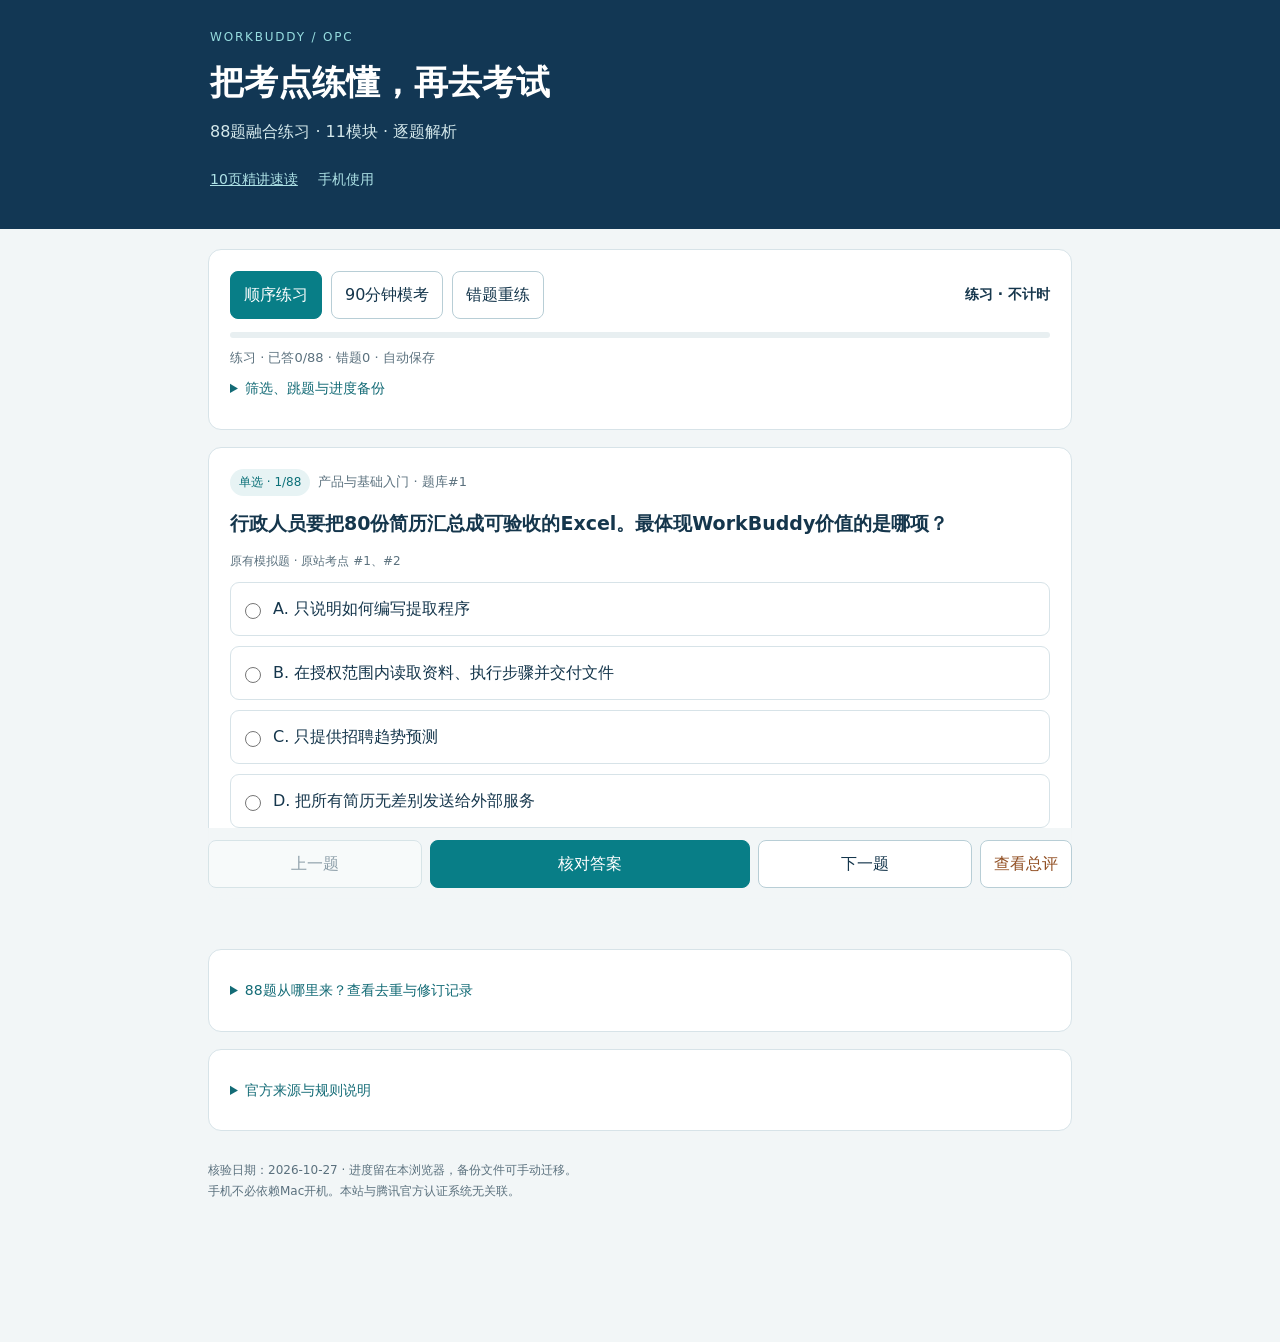
<file: index.html>
<!doctype html>
<html lang="zh-CN"><head><meta charset="utf-8"><meta name="viewport" content="width=device-width,initial-scale=1,viewport-fit=cover"><meta name="theme-color" content="#123754"><meta name="apple-mobile-web-app-capable" content="yes"><meta name="apple-mobile-web-app-title" content="OPC备考"><meta name="description" content="WorkBuddy OPC从业者认证个人备考，88道去重核验练习题与40单选20多选模拟考试。"><link rel="manifest" href="./manifest.webmanifest"><link rel="apple-touch-icon" href="./icon-192.png"><link rel="icon" href="./icon.svg" type="image/svg+xml"><link rel="stylesheet" href="./style.css"><title>WorkBuddy OPC｜手机备考</title></head>
<body><header><div class="brand">WORKBUDDY / OPC</div><h1>把考点练懂，再去考试</h1><p>88题融合练习 · 11模块 · 逐题解析</p><div class="headlinks"><a href="./guide.html">10页精讲速读</a><button id="phoneHelp">手机使用</button></div></header>
<main><section id="loadState" class="panel" role="status">正在加载题库…</section>
<section id="phonePanel" class="panel hidden"><h2>在手机上使用</h2><ol><li>用手机Safari或Chrome打开当前链接。本站不需要ChatGPT或GitHub账号登录。</li><li>iPhone：Safari的共享菜单 → 添加到主屏幕；Android可在浏览器菜单中添加桌面快捷方式。</li><li>答题自动保存在当前浏览器。换设备时先在“更多”里备份进度，在另一设备导入；不会自动跨设备同步。</li></ol><p>首次完整加载需要网络；缓存完成后可离线复习，系统清理浏览器数据会清除离线缓存。请勿在无痕模式下依赖长期保存。</p><button id="closePhone">知道了</button></section>
<div id="app" class="hidden"><section class="panel controls"><div class="row"><button id="practice" class="primary">顺序练习</button><button id="exam">90分钟模考</button><button id="wrong">错题重练</button><span id="time" class="clock">练习 · 不计时</span></div><div class="progress"><span id="bar"></span></div><div id="status" class="note" role="status" aria-live="polite"></div>
<details id="more"><summary>筛选、跳题与进度备份</summary><div class="filters"><label>模块<select id="module"><option value="0">全部11模块</option></select></label><label>题型<select id="type"><option value="">全部</option><option>单选</option><option>多选</option></select></label><label>题目来源<select id="origin"><option value="">全部</option><option value="merged">融合补充28题</option><option value="original">原有60题</option></select></label></div><div id="numbers" aria-label="跳转题目"></div><div class="row smallactions"><button id="backup">备份进度</button><button id="restore">导入进度</button><button id="export">导出错题</button><button id="reset" class="danger">清空记录</button><input type="file" id="importFile" accept=".json,application/json" hidden></div></details></section>
<section id="result" class="panel hidden" aria-live="polite"></section><section id="question"></section><nav class="bottomnav" aria-label="答题操作"><button id="prev">上一题</button><button id="check" class="primary">核对答案</button><button id="next">下一题</button><button id="submit" class="submit">交卷</button></nav>
<section class="panel provenance"><details><summary>88题从哪里来？查看去重与修订记录</summary><p id="mergeSummary"></p><p>第三方66题用于考点对照；未整段复制原题。新增题干、选项与解释均独立重写，以官方资料核验。25题归并到已有考点，28题补充或纠偏后重写，13题暂不纳入。全部练习均非腾讯官方样题或真题。</p><p>暂不纳入的题目主要涉及未核实数字、过时界面枚举或尚缺官方依据的断言，不会混入模考。<a href="https://wenbita.cn/workbuddy-opc-course#s14" target="_blank" rel="noopener">查看原站66题</a></p><div id="audit"></div></details></section>
<section class="panel"><details><summary>官方来源与规则说明</summary><p>正式考试：40单选＋20多选，90分钟，70/100通过；多选错选、漏选不得分。本站每次从核验题库中抽取40单选和20多选，显示正确题数及正确率，不推算官方单题分值或承诺通过率。当前补充题含少量版本细节与扩展知识，已标记。</p><div id="sources"></div></details></section>
<footer>核验日期：2026-10-27 · 进度留在本浏览器，备份文件可手动迁移。<br>手机不必依赖Mac开机。本站与腾讯官方认证系统无关联。</footer></div></main><script src="./app.js" defer></script><script>if('serviceWorker' in navigator){window.addEventListener('load',()=>navigator.serviceWorker.register('./sw.js').catch(()=>{}))}</script></body></html>
</file>
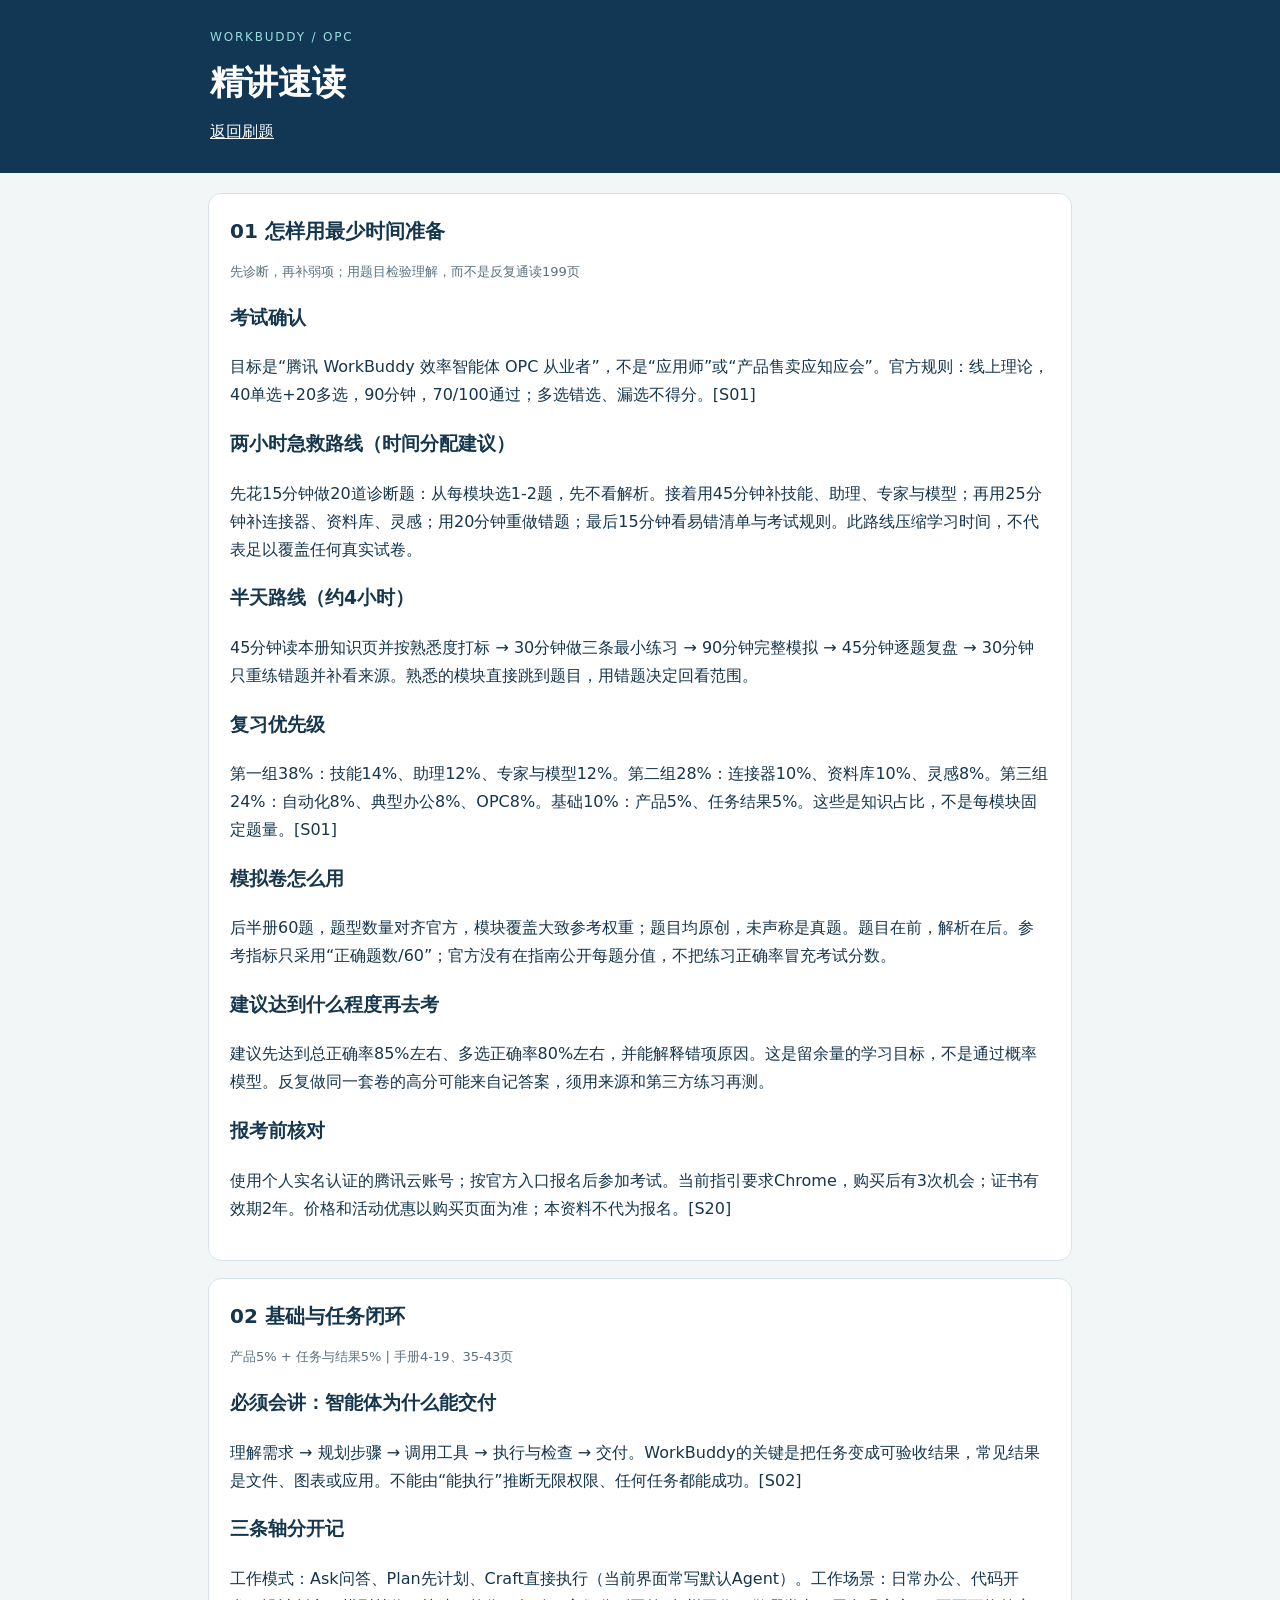
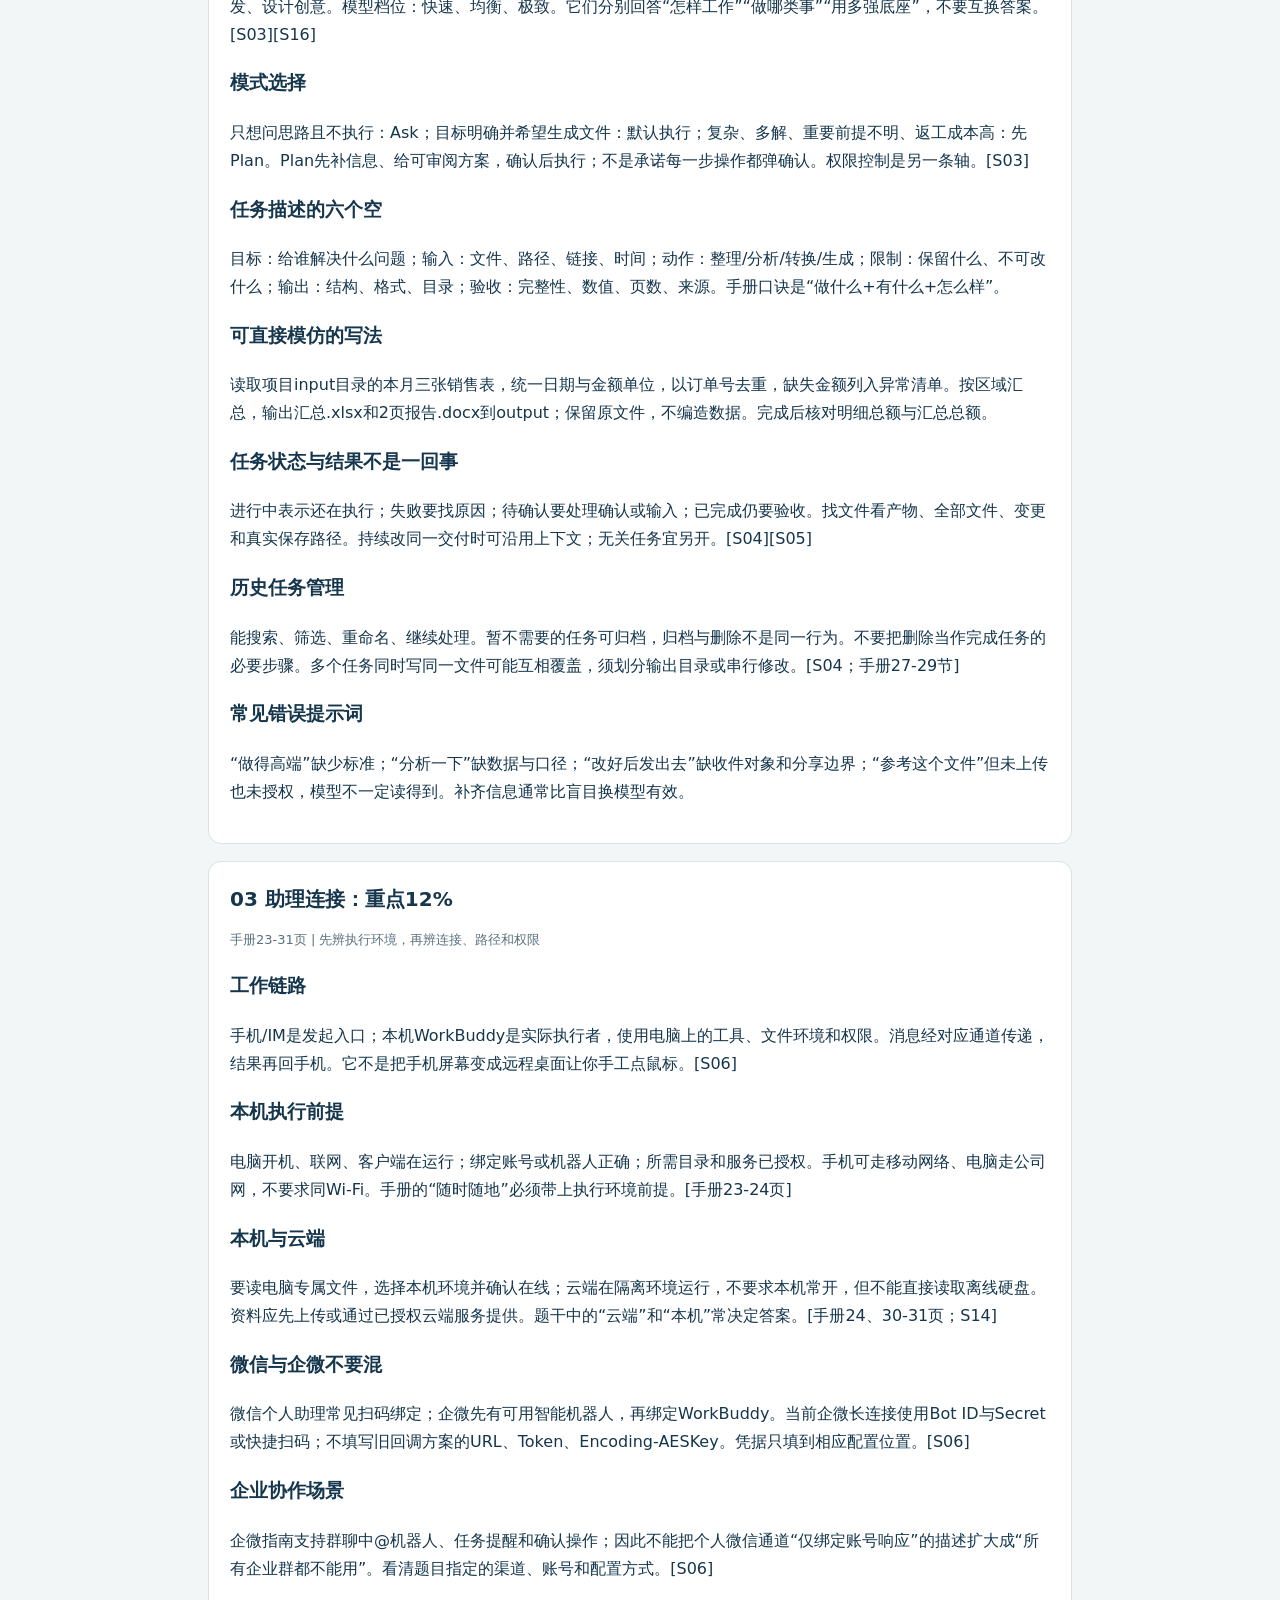
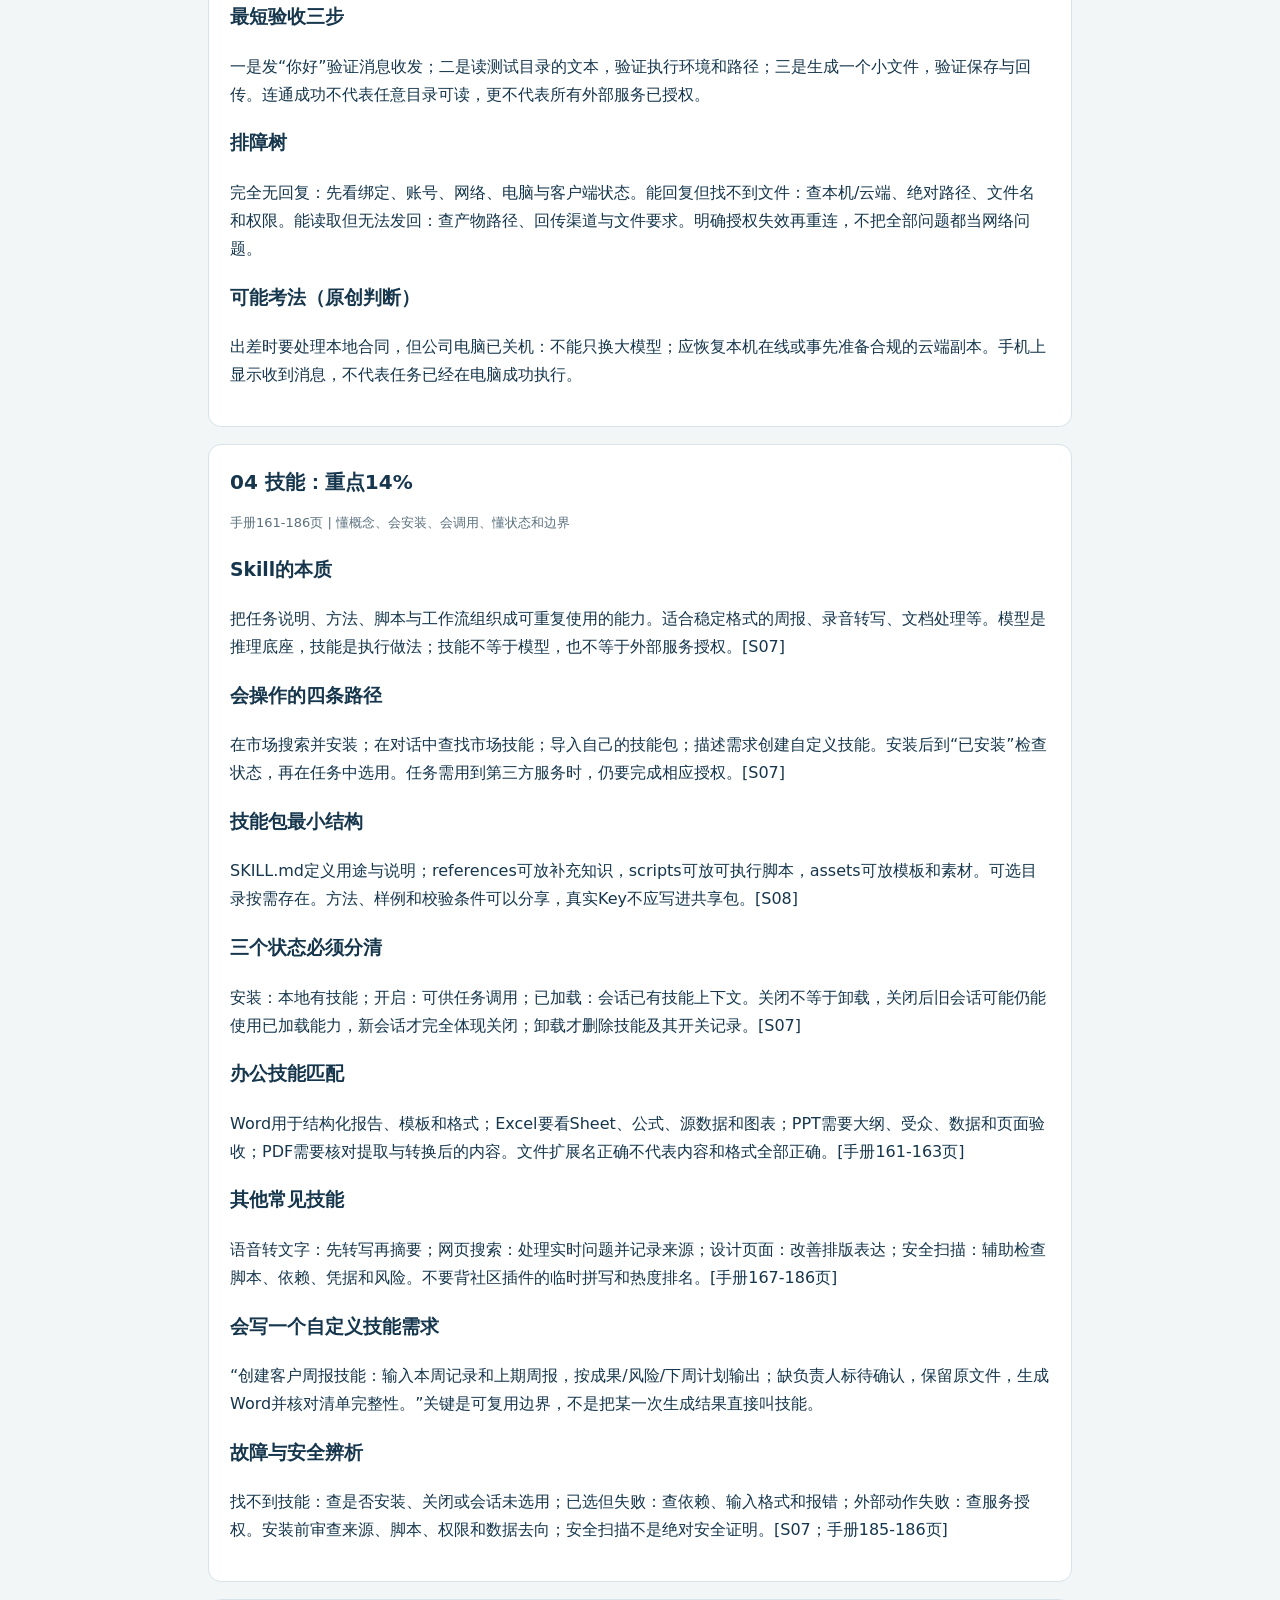
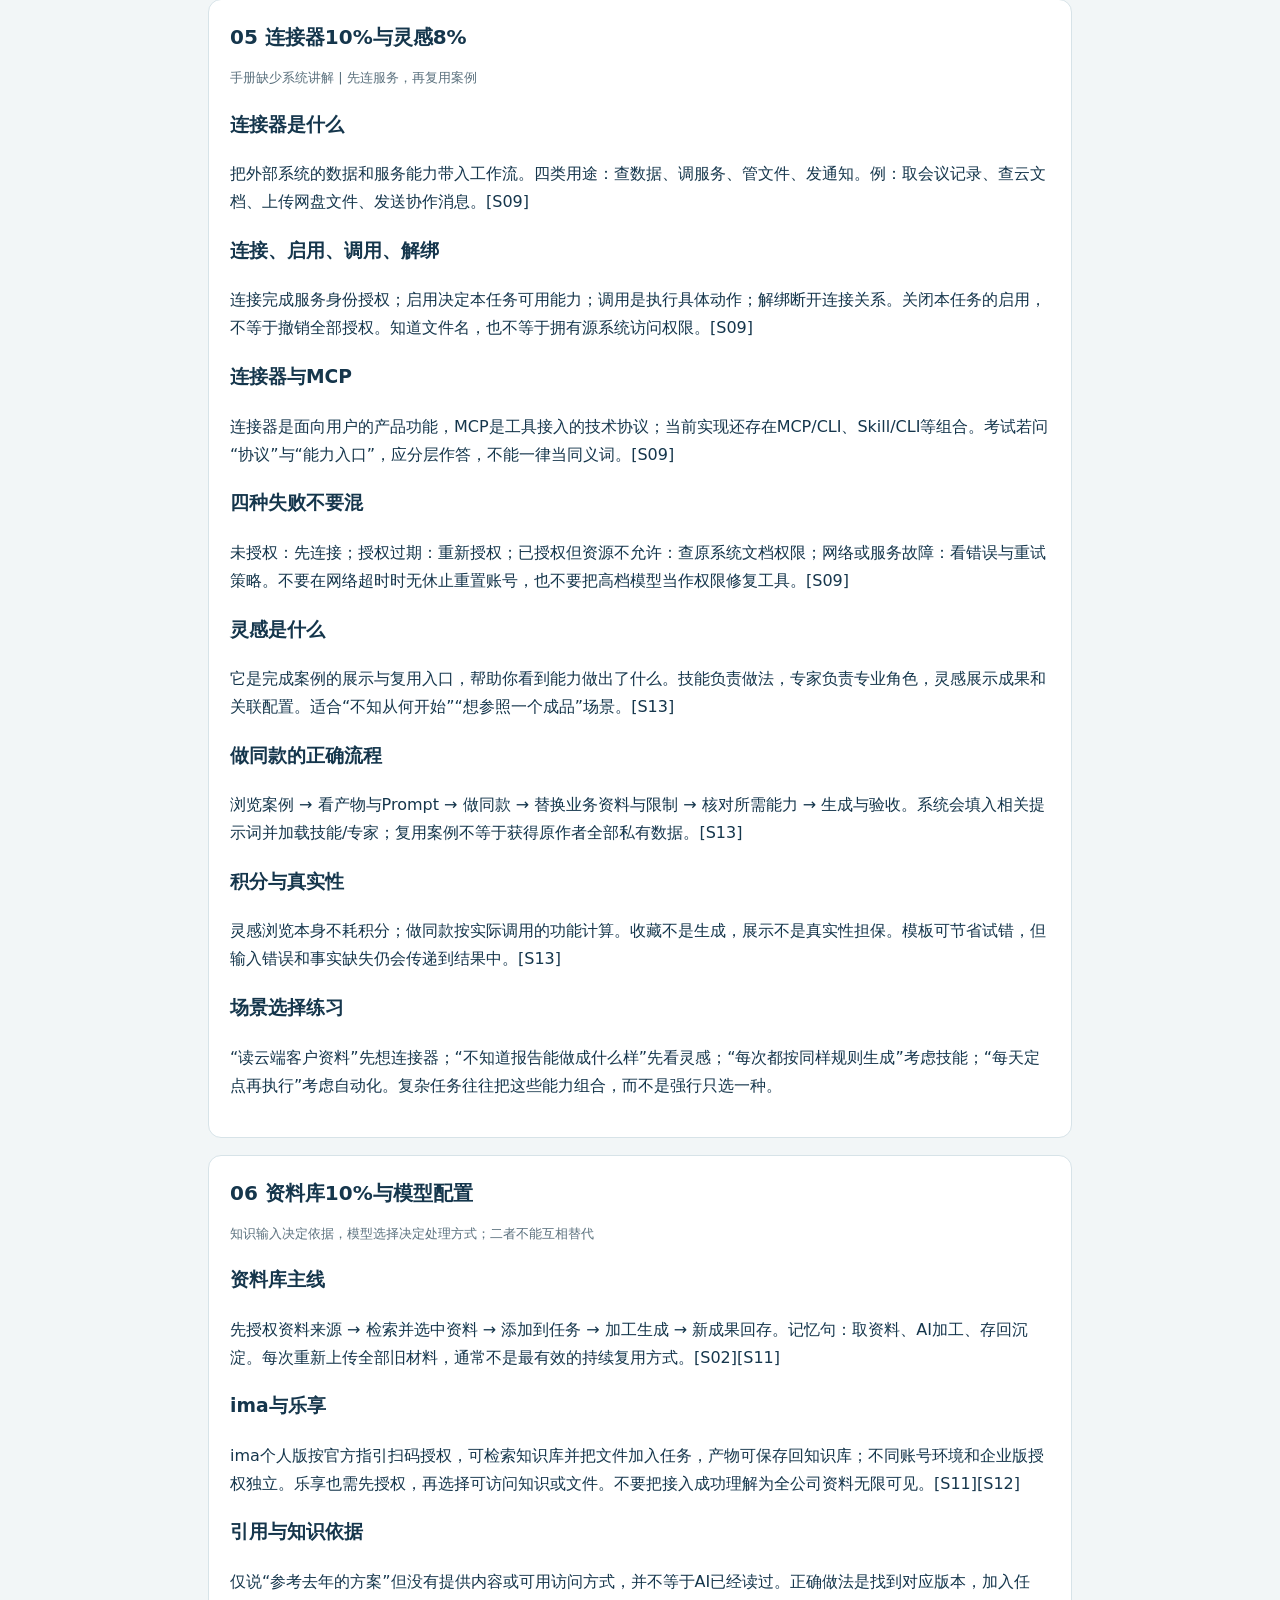
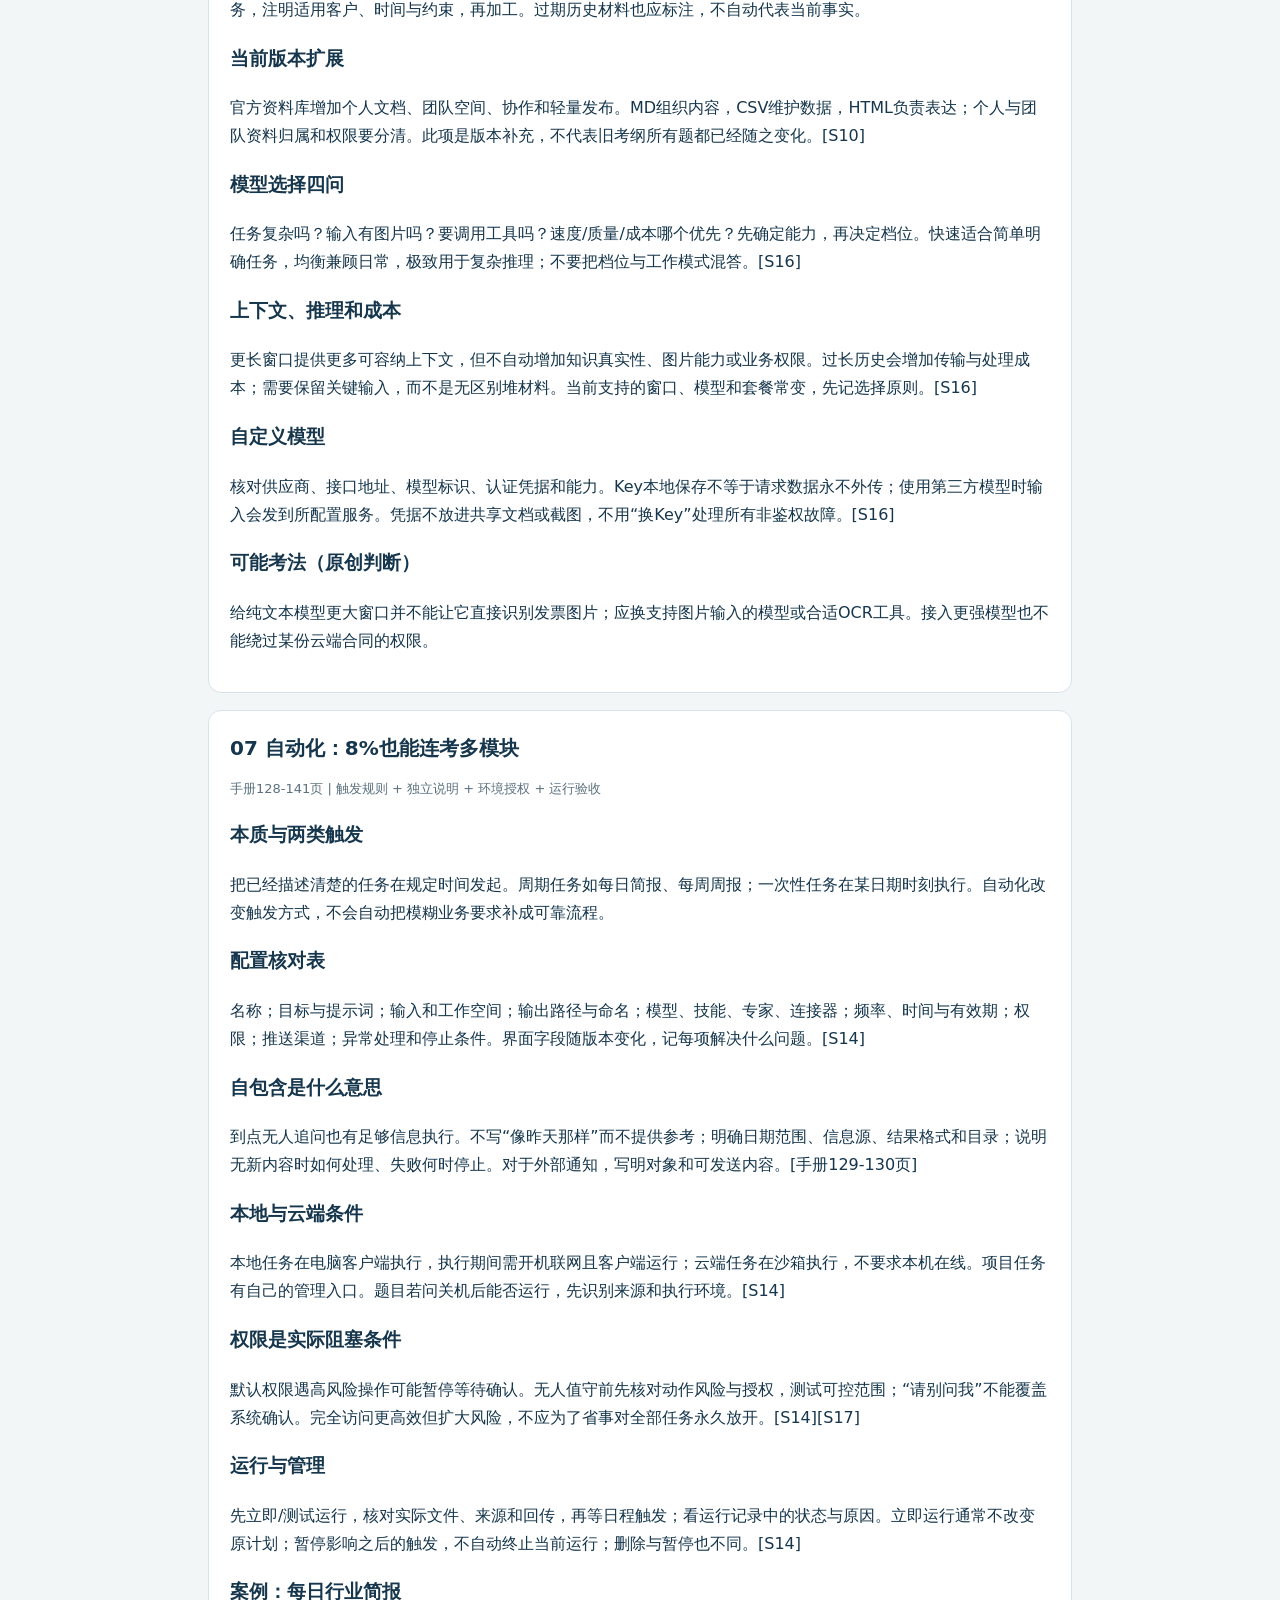
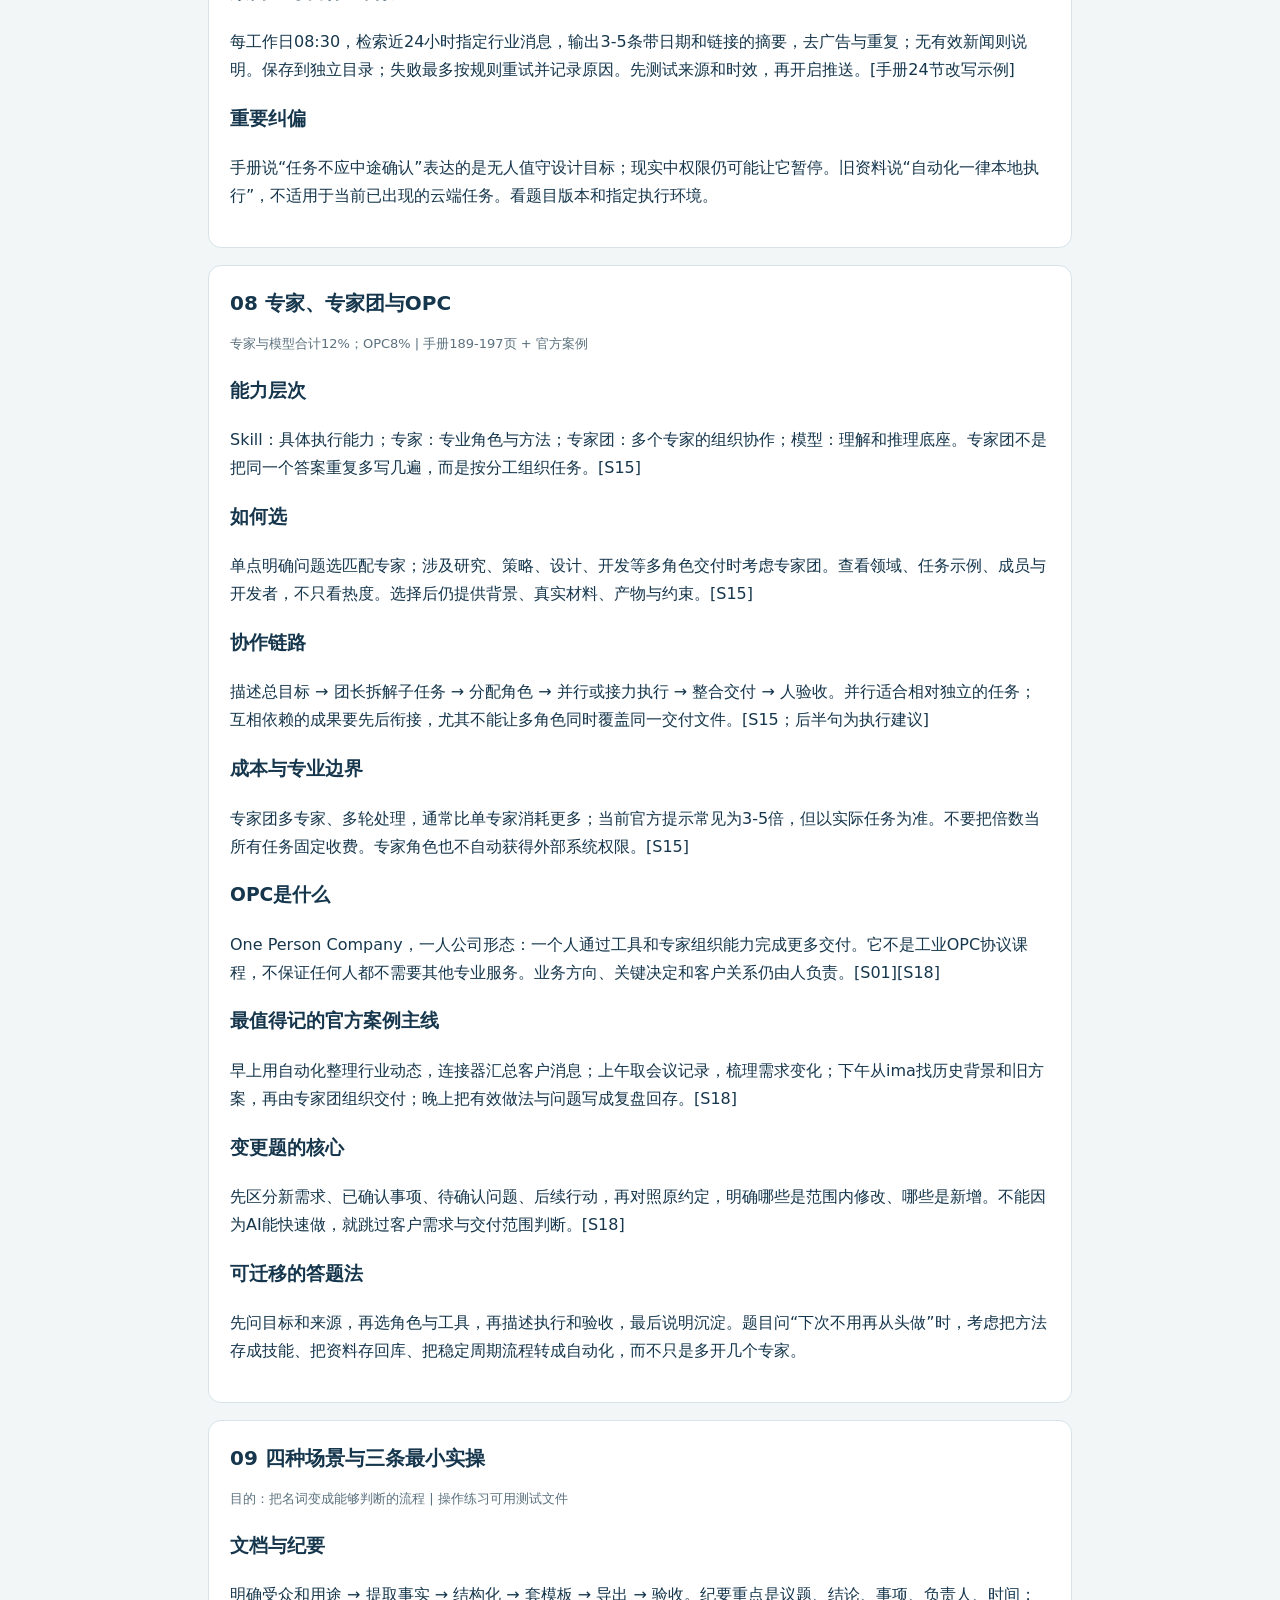
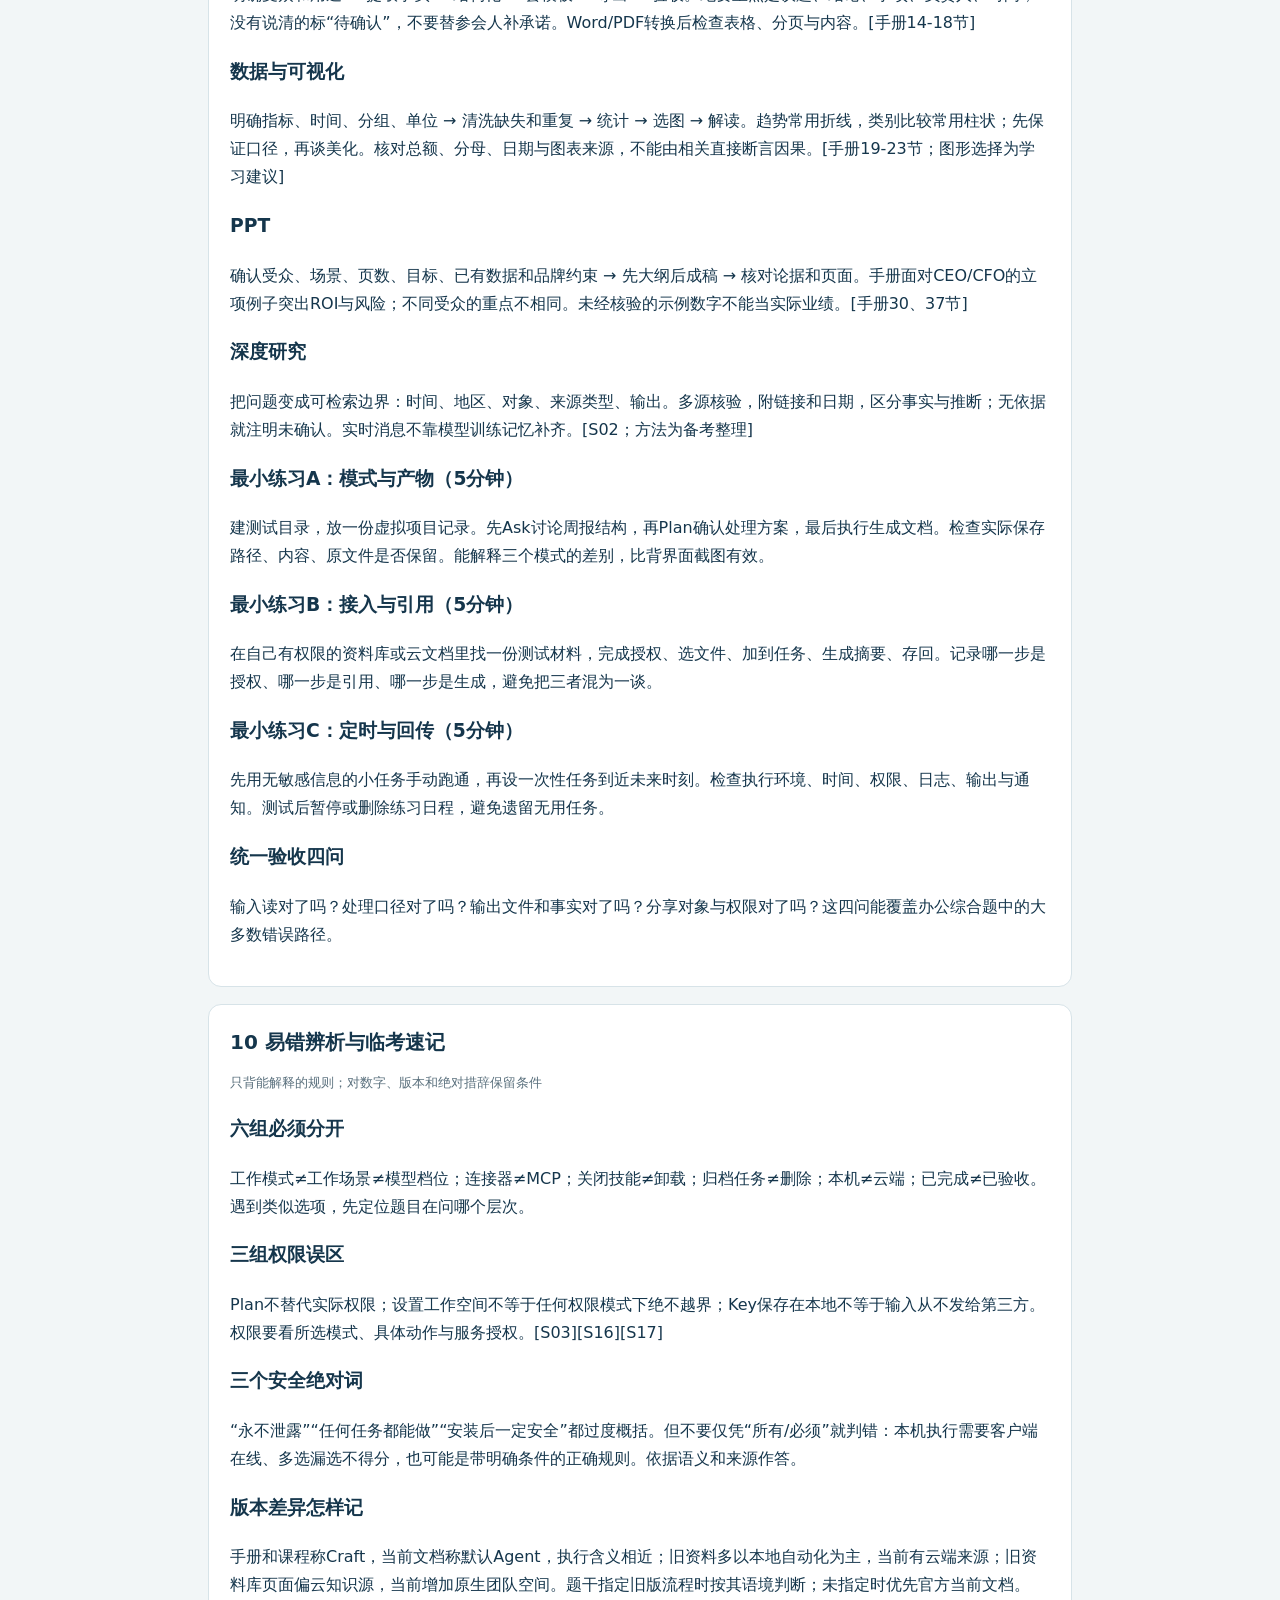
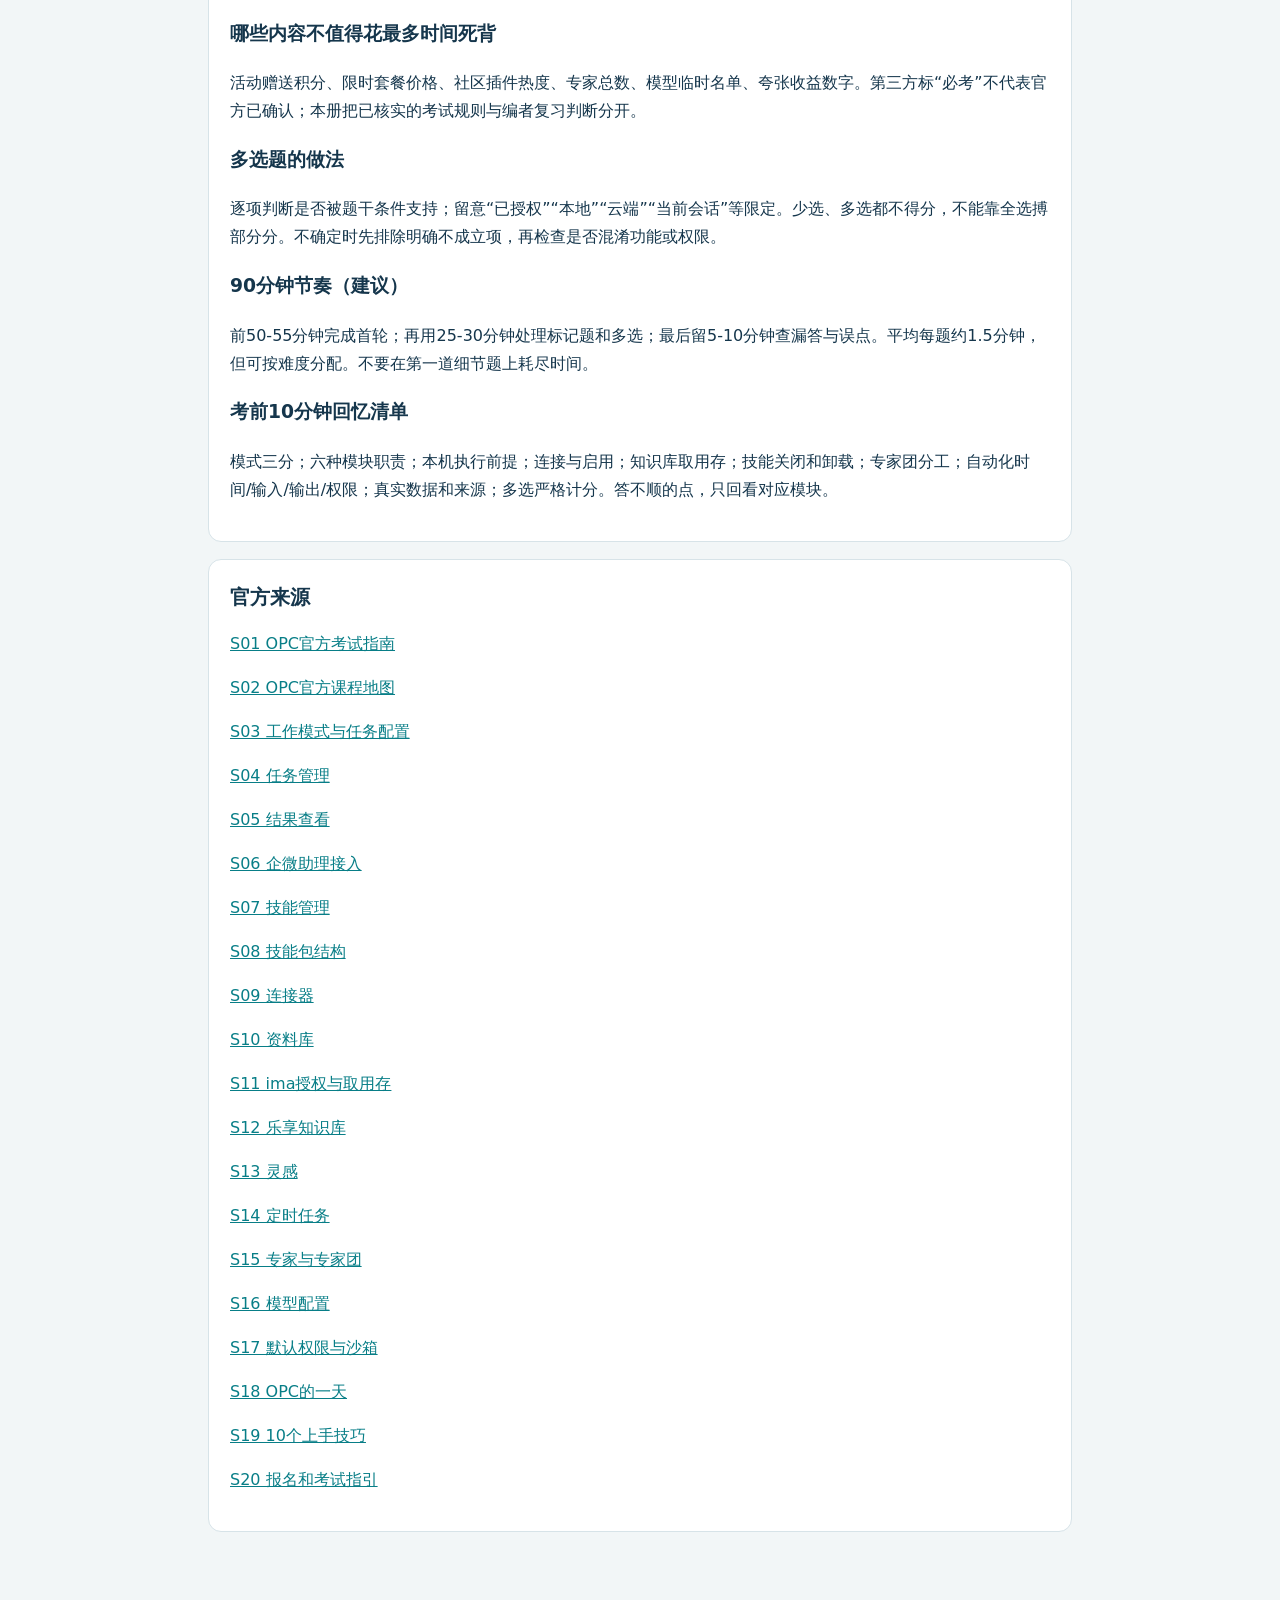
<file: guide.html>
<!doctype html><html lang="zh-CN"><head><meta charset="utf-8"><meta name="viewport" content="width=device-width,initial-scale=1"><link rel="stylesheet" href="./style.css"><title>OPC精讲速读</title></head><body><header><div class="brand">WORKBUDDY / OPC</div><h1>精讲速读</h1><a href="./" style="color:white">返回刷题</a></header><main><section class="panel"><h2>01  怎样用最少时间准备</h2><p class="note">先诊断，再补弱项；用题目检验理解，而不是反复通读199页</p><h3>考试确认</h3><p>目标是“腾讯 WorkBuddy 效率智能体 OPC 从业者”，不是“应用师”或“产品售卖应知应会”。官方规则：线上理论，40单选+20多选，90分钟，70/100通过；多选错选、漏选不得分。[S01]</p><h3>两小时急救路线（时间分配建议）</h3><p>先花15分钟做20道诊断题：从每模块选1-2题，先不看解析。接着用45分钟补技能、助理、专家与模型；再用25分钟补连接器、资料库、灵感；用20分钟重做错题；最后15分钟看易错清单与考试规则。此路线压缩学习时间，不代表足以覆盖任何真实试卷。</p><h3>半天路线（约4小时）</h3><p>45分钟读本册知识页并按熟悉度打标 → 30分钟做三条最小练习 → 90分钟完整模拟 → 45分钟逐题复盘 → 30分钟只重练错题并补看来源。熟悉的模块直接跳到题目，用错题决定回看范围。</p><h3>复习优先级</h3><p>第一组38%：技能14%、助理12%、专家与模型12%。第二组28%：连接器10%、资料库10%、灵感8%。第三组24%：自动化8%、典型办公8%、OPC8%。基础10%：产品5%、任务结果5%。这些是知识占比，不是每模块固定题量。[S01]</p><h3>模拟卷怎么用</h3><p>后半册60题，题型数量对齐官方，模块覆盖大致参考权重；题目均原创，未声称是真题。题目在前，解析在后。参考指标只采用“正确题数/60”；官方没有在指南公开每题分值，不把练习正确率冒充考试分数。</p><h3>建议达到什么程度再去考</h3><p>建议先达到总正确率85%左右、多选正确率80%左右，并能解释错项原因。这是留余量的学习目标，不是通过概率模型。反复做同一套卷的高分可能来自记答案，须用来源和第三方练习再测。</p><h3>报考前核对</h3><p>使用个人实名认证的腾讯云账号；按官方入口报名后参加考试。当前指引要求Chrome，购买后有3次机会；证书有效期2年。价格和活动优惠以购买页面为准；本资料不代为报名。[S20]</p></section><section class="panel"><h2>02  基础与任务闭环</h2><p class="note">产品5% + 任务与结果5%  |  手册4-19、35-43页</p><h3>必须会讲：智能体为什么能交付</h3><p>理解需求 → 规划步骤 → 调用工具 → 执行与检查 → 交付。WorkBuddy的关键是把任务变成可验收结果，常见结果是文件、图表或应用。不能由“能执行”推断无限权限、任何任务都能成功。[S02]</p><h3>三条轴分开记</h3><p>工作模式：Ask问答、Plan先计划、Craft直接执行（当前界面常写默认Agent）。工作场景：日常办公、代码开发、设计创意。模型档位：快速、均衡、极致。它们分别回答“怎样工作”“做哪类事”“用多强底座”，不要互换答案。[S03][S16]</p><h3>模式选择</h3><p>只想问思路且不执行：Ask；目标明确并希望生成文件：默认执行；复杂、多解、重要前提不明、返工成本高：先Plan。Plan先补信息、给可审阅方案，确认后执行；不是承诺每一步操作都弹确认。权限控制是另一条轴。[S03]</p><h3>任务描述的六个空</h3><p>目标：给谁解决什么问题；输入：文件、路径、链接、时间；动作：整理/分析/转换/生成；限制：保留什么、不可改什么；输出：结构、格式、目录；验收：完整性、数值、页数、来源。手册口诀是“做什么+有什么+怎么样”。</p><h3>可直接模仿的写法</h3><p>读取项目input目录的本月三张销售表，统一日期与金额单位，以订单号去重，缺失金额列入异常清单。按区域汇总，输出汇总.xlsx和2页报告.docx到output；保留原文件，不编造数据。完成后核对明细总额与汇总总额。</p><h3>任务状态与结果不是一回事</h3><p>进行中表示还在执行；失败要找原因；待确认要处理确认或输入；已完成仍要验收。找文件看产物、全部文件、变更和真实保存路径。持续改同一交付时可沿用上下文；无关任务宜另开。[S04][S05]</p><h3>历史任务管理</h3><p>能搜索、筛选、重命名、继续处理。暂不需要的任务可归档，归档与删除不是同一行为。不要把删除当作完成任务的必要步骤。多个任务同时写同一文件可能互相覆盖，须划分输出目录或串行修改。[S04；手册27-29节]</p><h3>常见错误提示词</h3><p>“做得高端”缺少标准；“分析一下”缺数据与口径；“改好后发出去”缺收件对象和分享边界；“参考这个文件”但未上传也未授权，模型不一定读得到。补齐信息通常比盲目换模型有效。</p></section><section class="panel"><h2>03  助理连接：重点12%</h2><p class="note">手册23-31页  |  先辨执行环境，再辨连接、路径和权限</p><h3>工作链路</h3><p>手机/IM是发起入口；本机WorkBuddy是实际执行者，使用电脑上的工具、文件环境和权限。消息经对应通道传递，结果再回手机。它不是把手机屏幕变成远程桌面让你手工点鼠标。[S06]</p><h3>本机执行前提</h3><p>电脑开机、联网、客户端在运行；绑定账号或机器人正确；所需目录和服务已授权。手机可走移动网络、电脑走公司网，不要求同Wi-Fi。手册的“随时随地”必须带上执行环境前提。[手册23-24页]</p><h3>本机与云端</h3><p>要读电脑专属文件，选择本机环境并确认在线；云端在隔离环境运行，不要求本机常开，但不能直接读取离线硬盘。资料应先上传或通过已授权云端服务提供。题干中的“云端”和“本机”常决定答案。[手册24、30-31页；S14]</p><h3>微信与企微不要混</h3><p>微信个人助理常见扫码绑定；企微先有可用智能机器人，再绑定WorkBuddy。当前企微长连接使用Bot ID与Secret或快捷扫码；不填写旧回调方案的URL、Token、Encoding-AESKey。凭据只填到相应配置位置。[S06]</p><h3>企业协作场景</h3><p>企微指南支持群聊中@机器人、任务提醒和确认操作；因此不能把个人微信通道“仅绑定账号响应”的描述扩大成“所有企业群都不能用”。看清题目指定的渠道、账号和配置方式。[S06]</p><h3>最短验收三步</h3><p>一是发“你好”验证消息收发；二是读测试目录的文本，验证执行环境和路径；三是生成一个小文件，验证保存与回传。连通成功不代表任意目录可读，更不代表所有外部服务已授权。</p><h3>排障树</h3><p>完全无回复：先看绑定、账号、网络、电脑与客户端状态。能回复但找不到文件：查本机/云端、绝对路径、文件名和权限。能读取但无法发回：查产物路径、回传渠道与文件要求。明确授权失效再重连，不把全部问题都当网络问题。</p><h3>可能考法（原创判断）</h3><p>出差时要处理本地合同，但公司电脑已关机：不能只换大模型；应恢复本机在线或事先准备合规的云端副本。手机上显示收到消息，不代表任务已经在电脑成功执行。</p></section><section class="panel"><h2>04  技能：重点14%</h2><p class="note">手册161-186页  |  懂概念、会安装、会调用、懂状态和边界</p><h3>Skill的本质</h3><p>把任务说明、方法、脚本与工作流组织成可重复使用的能力。适合稳定格式的周报、录音转写、文档处理等。模型是推理底座，技能是执行做法；技能不等于模型，也不等于外部服务授权。[S07]</p><h3>会操作的四条路径</h3><p>在市场搜索并安装；在对话中查找市场技能；导入自己的技能包；描述需求创建自定义技能。安装后到“已安装”检查状态，再在任务中选用。任务需用到第三方服务时，仍要完成相应授权。[S07]</p><h3>技能包最小结构</h3><p>SKILL.md定义用途与说明；references可放补充知识，scripts可放可执行脚本，assets可放模板和素材。可选目录按需存在。方法、样例和校验条件可以分享，真实Key不应写进共享包。[S08]</p><h3>三个状态必须分清</h3><p>安装：本地有技能；开启：可供任务调用；已加载：会话已有技能上下文。关闭不等于卸载，关闭后旧会话可能仍能使用已加载能力，新会话才完全体现关闭；卸载才删除技能及其开关记录。[S07]</p><h3>办公技能匹配</h3><p>Word用于结构化报告、模板和格式；Excel要看Sheet、公式、源数据和图表；PPT需要大纲、受众、数据和页面验收；PDF需要核对提取与转换后的内容。文件扩展名正确不代表内容和格式全部正确。[手册161-163页]</p><h3>其他常见技能</h3><p>语音转文字：先转写再摘要；网页搜索：处理实时问题并记录来源；设计页面：改善排版表达；安全扫描：辅助检查脚本、依赖、凭据和风险。不要背社区插件的临时拼写和热度排名。[手册167-186页]</p><h3>会写一个自定义技能需求</h3><p>“创建客户周报技能：输入本周记录和上期周报，按成果/风险/下周计划输出；缺负责人标待确认，保留原文件，生成Word并核对清单完整性。”关键是可复用边界，不是把某一次生成结果直接叫技能。</p><h3>故障与安全辨析</h3><p>找不到技能：查是否安装、关闭或会话未选用；已选但失败：查依赖、输入格式和报错；外部动作失败：查服务授权。安装前审查来源、脚本、权限和数据去向；安全扫描不是绝对安全证明。[S07；手册185-186页]</p></section><section class="panel"><h2>05  连接器10%与灵感8%</h2><p class="note">手册缺少系统讲解  |  先连服务，再复用案例</p><h3>连接器是什么</h3><p>把外部系统的数据和服务能力带入工作流。四类用途：查数据、调服务、管文件、发通知。例：取会议记录、查云文档、上传网盘文件、发送协作消息。[S09]</p><h3>连接、启用、调用、解绑</h3><p>连接完成服务身份授权；启用决定本任务可用能力；调用是执行具体动作；解绑断开连接关系。关闭本任务的启用，不等于撤销全部授权。知道文件名，也不等于拥有源系统访问权限。[S09]</p><h3>连接器与MCP</h3><p>连接器是面向用户的产品功能，MCP是工具接入的技术协议；当前实现还存在MCP/CLI、Skill/CLI等组合。考试若问“协议”与“能力入口”，应分层作答，不能一律当同义词。[S09]</p><h3>四种失败不要混</h3><p>未授权：先连接；授权过期：重新授权；已授权但资源不允许：查原系统文档权限；网络或服务故障：看错误与重试策略。不要在网络超时时无休止重置账号，也不要把高档模型当作权限修复工具。[S09]</p><h3>灵感是什么</h3><p>它是完成案例的展示与复用入口，帮助你看到能力做出了什么。技能负责做法，专家负责专业角色，灵感展示成果和关联配置。适合“不知从何开始”“想参照一个成品”场景。[S13]</p><h3>做同款的正确流程</h3><p>浏览案例 → 看产物与Prompt → 做同款 → 替换业务资料与限制 → 核对所需能力 → 生成与验收。系统会填入相关提示词并加载技能/专家；复用案例不等于获得原作者全部私有数据。[S13]</p><h3>积分与真实性</h3><p>灵感浏览本身不耗积分；做同款按实际调用的功能计算。收藏不是生成，展示不是真实性担保。模板可节省试错，但输入错误和事实缺失仍会传递到结果中。[S13]</p><h3>场景选择练习</h3><p>“读云端客户资料”先想连接器；“不知道报告能做成什么样”先看灵感；“每次都按同样规则生成”考虑技能；“每天定点再执行”考虑自动化。复杂任务往往把这些能力组合，而不是强行只选一种。</p></section><section class="panel"><h2>06  资料库10%与模型配置</h2><p class="note">知识输入决定依据，模型选择决定处理方式；二者不能互相替代</p><h3>资料库主线</h3><p>先授权资料来源 → 检索并选中资料 → 添加到任务 → 加工生成 → 新成果回存。记忆句：取资料、AI加工、存回沉淀。每次重新上传全部旧材料，通常不是最有效的持续复用方式。[S02][S11]</p><h3>ima与乐享</h3><p>ima个人版按官方指引扫码授权，可检索知识库并把文件加入任务，产物可保存回知识库；不同账号环境和企业版授权独立。乐享也需先授权，再选择可访问知识或文件。不要把接入成功理解为全公司资料无限可见。[S11][S12]</p><h3>引用与知识依据</h3><p>仅说“参考去年的方案”但没有提供内容或可用访问方式，并不等于AI已经读过。正确做法是找到对应版本，加入任务，注明适用客户、时间与约束，再加工。过期历史材料也应标注，不自动代表当前事实。</p><h3>当前版本扩展</h3><p>官方资料库增加个人文档、团队空间、协作和轻量发布。MD组织内容，CSV维护数据，HTML负责表达；个人与团队资料归属和权限要分清。此项是版本补充，不代表旧考纲所有题都已经随之变化。[S10]</p><h3>模型选择四问</h3><p>任务复杂吗？输入有图片吗？要调用工具吗？速度/质量/成本哪个优先？先确定能力，再决定档位。快速适合简单明确任务，均衡兼顾日常，极致用于复杂推理；不要把档位与工作模式混答。[S16]</p><h3>上下文、推理和成本</h3><p>更长窗口提供更多可容纳上下文，但不自动增加知识真实性、图片能力或业务权限。过长历史会增加传输与处理成本；需要保留关键输入，而不是无区别堆材料。当前支持的窗口、模型和套餐常变，先记选择原则。[S16]</p><h3>自定义模型</h3><p>核对供应商、接口地址、模型标识、认证凭据和能力。Key本地保存不等于请求数据永不外传；使用第三方模型时输入会发到所配置服务。凭据不放进共享文档或截图，不用“换Key”处理所有非鉴权故障。[S16]</p><h3>可能考法（原创判断）</h3><p>给纯文本模型更大窗口并不能让它直接识别发票图片；应换支持图片输入的模型或合适OCR工具。接入更强模型也不能绕过某份云端合同的权限。</p></section><section class="panel"><h2>07  自动化：8%也能连考多模块</h2><p class="note">手册128-141页  |  触发规则 + 独立说明 + 环境授权 + 运行验收</p><h3>本质与两类触发</h3><p>把已经描述清楚的任务在规定时间发起。周期任务如每日简报、每周周报；一次性任务在某日期时刻执行。自动化改变触发方式，不会自动把模糊业务要求补成可靠流程。</p><h3>配置核对表</h3><p>名称；目标与提示词；输入和工作空间；输出路径与命名；模型、技能、专家、连接器；频率、时间与有效期；权限；推送渠道；异常处理和停止条件。界面字段随版本变化，记每项解决什么问题。[S14]</p><h3>自包含是什么意思</h3><p>到点无人追问也有足够信息执行。不写“像昨天那样”而不提供参考；明确日期范围、信息源、结果格式和目录；说明无新内容时如何处理、失败何时停止。对于外部通知，写明对象和可发送内容。[手册129-130页]</p><h3>本地与云端条件</h3><p>本地任务在电脑客户端执行，执行期间需开机联网且客户端运行；云端任务在沙箱执行，不要求本机在线。项目任务有自己的管理入口。题目若问关机后能否运行，先识别来源和执行环境。[S14]</p><h3>权限是实际阻塞条件</h3><p>默认权限遇高风险操作可能暂停等待确认。无人值守前先核对动作风险与授权，测试可控范围；“请别问我”不能覆盖系统确认。完全访问更高效但扩大风险，不应为了省事对全部任务永久放开。[S14][S17]</p><h3>运行与管理</h3><p>先立即/测试运行，核对实际文件、来源和回传，再等日程触发；看运行记录中的状态与原因。立即运行通常不改变原计划；暂停影响之后的触发，不自动终止当前运行；删除与暂停也不同。[S14]</p><h3>案例：每日行业简报</h3><p>每工作日08:30，检索近24小时指定行业消息，输出3-5条带日期和链接的摘要，去广告与重复；无有效新闻则说明。保存到独立目录；失败最多按规则重试并记录原因。先测试来源和时效，再开启推送。[手册24节改写示例]</p><h3>重要纠偏</h3><p>手册说“任务不应中途确认”表达的是无人值守设计目标；现实中权限仍可能让它暂停。旧资料说“自动化一律本地执行”，不适用于当前已出现的云端任务。看题目版本和指定执行环境。</p></section><section class="panel"><h2>08  专家、专家团与OPC</h2><p class="note">专家与模型合计12%；OPC8%  |  手册189-197页 + 官方案例</p><h3>能力层次</h3><p>Skill：具体执行能力；专家：专业角色与方法；专家团：多个专家的组织协作；模型：理解和推理底座。专家团不是把同一个答案重复多写几遍，而是按分工组织任务。[S15]</p><h3>如何选</h3><p>单点明确问题选匹配专家；涉及研究、策略、设计、开发等多角色交付时考虑专家团。查看领域、任务示例、成员与开发者，不只看热度。选择后仍提供背景、真实材料、产物与约束。[S15]</p><h3>协作链路</h3><p>描述总目标 → 团长拆解子任务 → 分配角色 → 并行或接力执行 → 整合交付 → 人验收。并行适合相对独立的任务；互相依赖的成果要先后衔接，尤其不能让多角色同时覆盖同一交付文件。[S15；后半句为执行建议]</p><h3>成本与专业边界</h3><p>专家团多专家、多轮处理，通常比单专家消耗更多；当前官方提示常见为3-5倍，但以实际任务为准。不要把倍数当所有任务固定收费。专家角色也不自动获得外部系统权限。[S15]</p><h3>OPC是什么</h3><p>One Person Company，一人公司形态：一个人通过工具和专家组织能力完成更多交付。它不是工业OPC协议课程，不保证任何人都不需要其他专业服务。业务方向、关键决定和客户关系仍由人负责。[S01][S18]</p><h3>最值得记的官方案例主线</h3><p>早上用自动化整理行业动态，连接器汇总客户消息；上午取会议记录，梳理需求变化；下午从ima找历史背景和旧方案，再由专家团组织交付；晚上把有效做法与问题写成复盘回存。[S18]</p><h3>变更题的核心</h3><p>先区分新需求、已确认事项、待确认问题、后续行动，再对照原约定，明确哪些是范围内修改、哪些是新增。不能因为AI能快速做，就跳过客户需求与交付范围判断。[S18]</p><h3>可迁移的答题法</h3><p>先问目标和来源，再选角色与工具，再描述执行和验收，最后说明沉淀。题目问“下次不用再从头做”时，考虑把方法存成技能、把资料存回库、把稳定周期流程转成自动化，而不只是多开几个专家。</p></section><section class="panel"><h2>09  四种场景与三条最小实操</h2><p class="note">目的：把名词变成能够判断的流程  |  操作练习可用测试文件</p><h3>文档与纪要</h3><p>明确受众和用途 → 提取事实 → 结构化 → 套模板 → 导出 → 验收。纪要重点是议题、结论、事项、负责人、时间；没有说清的标“待确认”，不要替参会人补承诺。Word/PDF转换后检查表格、分页与内容。[手册14-18节]</p><h3>数据与可视化</h3><p>明确指标、时间、分组、单位 → 清洗缺失和重复 → 统计 → 选图 → 解读。趋势常用折线，类别比较常用柱状；先保证口径，再谈美化。核对总额、分母、日期与图表来源，不能由相关直接断言因果。[手册19-23节；图形选择为学习建议]</p><h3>PPT</h3><p>确认受众、场景、页数、目标、已有数据和品牌约束 → 先大纲后成稿 → 核对论据和页面。手册面对CEO/CFO的立项例子突出ROI与风险；不同受众的重点不相同。未经核验的示例数字不能当实际业绩。[手册30、37节]</p><h3>深度研究</h3><p>把问题变成可检索边界：时间、地区、对象、来源类型、输出。多源核验，附链接和日期，区分事实与推断；无依据就注明未确认。实时消息不靠模型训练记忆补齐。[S02；方法为备考整理]</p><h3>最小练习A：模式与产物（5分钟）</h3><p>建测试目录，放一份虚拟项目记录。先Ask讨论周报结构，再Plan确认处理方案，最后执行生成文档。检查实际保存路径、内容、原文件是否保留。能解释三个模式的差别，比背界面截图有效。</p><h3>最小练习B：接入与引用（5分钟）</h3><p>在自己有权限的资料库或云文档里找一份测试材料，完成授权、选文件、加到任务、生成摘要、存回。记录哪一步是授权、哪一步是引用、哪一步是生成，避免把三者混为一谈。</p><h3>最小练习C：定时与回传（5分钟）</h3><p>先用无敏感信息的小任务手动跑通，再设一次性任务到近未来时刻。检查执行环境、时间、权限、日志、输出与通知。测试后暂停或删除练习日程，避免遗留无用任务。</p><h3>统一验收四问</h3><p>输入读对了吗？处理口径对了吗？输出文件和事实对了吗？分享对象与权限对了吗？这四问能覆盖办公综合题中的大多数错误路径。</p></section><section class="panel"><h2>10  易错辨析与临考速记</h2><p class="note">只背能解释的规则；对数字、版本和绝对措辞保留条件</p><h3>六组必须分开</h3><p>工作模式≠工作场景≠模型档位；连接器≠MCP；关闭技能≠卸载；归档任务≠删除；本机≠云端；已完成≠已验收。遇到类似选项，先定位题目在问哪个层次。</p><h3>三组权限误区</h3><p>Plan不替代实际权限；设置工作空间不等于任何权限模式下绝不越界；Key保存在本地不等于输入从不发给第三方。权限要看所选模式、具体动作与服务授权。[S03][S16][S17]</p><h3>三个安全绝对词</h3><p>“永不泄露”“任何任务都能做”“安装后一定安全”都过度概括。但不要仅凭“所有/必须”就判错：本机执行需要客户端在线、多选漏选不得分，也可能是带明确条件的正确规则。依据语义和来源作答。</p><h3>版本差异怎样记</h3><p>手册和课程称Craft，当前文档称默认Agent，执行含义相近；旧资料多以本地自动化为主，当前有云端来源；旧资料库页面偏云知识源，当前增加原生团队空间。题干指定旧版流程时按其语境判断；未指定时优先官方当前文档。</p><h3>哪些内容不值得花最多时间死背</h3><p>活动赠送积分、限时套餐价格、社区插件热度、专家总数、模型临时名单、夸张收益数字。第三方标“必考”不代表官方已确认；本册把已核实的考试规则与编者复习判断分开。</p><h3>多选题的做法</h3><p>逐项判断是否被题干条件支持；留意“已授权”“本地”“云端”“当前会话”等限定。少选、多选都不得分，不能靠全选搏部分分。不确定时先排除明确不成立项，再检查是否混淆功能或权限。</p><h3>90分钟节奏（建议）</h3><p>前50-55分钟完成首轮；再用25-30分钟处理标记题和多选；最后留5-10分钟查漏答与误点。平均每题约1.5分钟，但可按难度分配。不要在第一道细节题上耗尽时间。</p><h3>考前10分钟回忆清单</h3><p>模式三分；六种模块职责；本机执行前提；连接与启用；知识库取用存；技能关闭和卸载；专家团分工；自动化时间/输入/输出/权限；真实数据和来源；多选严格计分。答不顺的点，只回看对应模块。</p></section><section class="panel"><h2>官方来源</h2><p><a href="https://cloud.tencent.com/document/product/658/134239">S01 OPC官方考试指南</a></p><p><a href="https://cloud.tencent.com/edu/training/workbuddy-opc-cert">S02 OPC官方课程地图</a></p><p><a href="https://www.workbuddy.cn/docs/workbuddy/From-Beginner-to-Expert-Guide/Function-Description/Task-Bar">S03 工作模式与任务配置</a></p><p><a href="https://www.workbuddy.cn/docs/workbuddy/Task-Management">S04 任务管理</a></p><p><a href="https://www.workbuddy.cn/docs/workbuddy/Results">S05 结果查看</a></p><p><a href="https://www.workbuddy.cn/docs/workbuddy/Wecom-Guide">S06 企微助理接入</a></p><p><a href="https://www.workbuddy.cn/docs/workbuddy/From-Beginner-to-Expert-Guide/Function-Description/Skills-Market">S07 技能管理</a></p><p><a href="https://open.workbuddy.cn/docs/skill">S08 技能包结构</a></p><p><a href="https://www.workbuddy.cn/docs/workbuddy/From-Beginner-to-Expert-Guide/Function-Description/Connector">S09 连接器</a></p><p><a href="https://www.workbuddy.cn/docs/workbuddy/From-Beginner-to-Expert-Guide/Function-Description/Library">S10 资料库</a></p><p><a href="https://www.workbuddy.cn/docs/workbuddy/From-Beginner-to-Expert-Guide/Function-Description/Knowledge-Base/IMA%20Knowledge%20Base/01-Workbuddy-IMA-Basic-Guide">S11 ima授权与取用存</a></p><p><a href="https://www.workbuddy.cn/docs/workbuddy/From-Beginner-to-Expert-Guide/Function-Description/Knowledge-Base/Lexiang">S12 乐享知识库</a></p><p><a href="https://www.workbuddy.cn/docs/workbuddy/From-Beginner-to-Expert-Guide/Function-Description/Ispiration">S13 灵感</a></p><p><a href="https://www.workbuddy.cn/docs/workbuddy/From-Beginner-to-Expert-Guide/Function-Description/Automation-Guide">S14 定时任务</a></p><p><a href="https://www.workbuddy.cn/docs/workbuddy/From-Beginner-to-Expert-Guide/Function-Description/Expert-Center">S15 专家与专家团</a></p><p><a href="https://www.workbuddy.cn/docs/workbuddy/From-Beginner-to-Expert-Guide/Function-Description/Model">S16 模型配置</a></p><p><a href="https://www.workbuddy.cn/docs/workbuddy/From-Beginner-to-Expert-Guide/Function-Description/Permission-Modes">S17 默认权限与沙箱</a></p><p><a href="https://www.workbuddy.cn/docs/workbuddy/From-Beginner-to-Expert-Guide/Function-Description/Knowledge-Base/IMA%20Knowledge%20Base/03-OPC-One-Day">S18 OPC的一天</a></p><p><a href="https://www.workbuddy.cn/docs/workbuddy/From-Beginner-to-Expert-Guide/Efficient-Tips">S19 10个上手技巧</a></p><p><a href="https://cloud.tencent.com/document/product/658/101119">S20 报名和考试指引</a></p></section></main></body></html>
</file>
<file: style.css>
:root{color-scheme:light;--ink:#15364c;--teal:#087e87;--muted:#5b717e;--line:#d7e3e8}*{box-sizing:border-box}body{margin:0;background:#f2f6f7;color:var(--ink);font:16px/1.75 system-ui,-apple-system,"PingFang SC",sans-serif}header{background:#123754;color:white;padding:27px max(20px,calc((100vw - 860px)/2));}header h1{font-size:clamp(24px,5vw,34px);margin:5px 0}header p{margin:5px 0 12px;color:#d4e8eb}.brand{font-size:12px;letter-spacing:.15em;color:#96dcdf}.headlinks{display:flex;gap:20px;align-items:center}.headlinks a,.headlinks button{color:#aee2e6;background:none;border:0;padding:0;font-size:14px}main{max-width:900px;margin:20px auto;padding:0 18px 95px}.panel{background:white;border:1px solid var(--line);border-radius:13px;padding:21px;margin-bottom:17px}h2{font-size:20px;line-height:1.65;margin:0 0 12px}button,select{font:inherit;color:var(--ink);border:1px solid #b8ced6;border-radius:8px;padding:9px 13px;background:white;cursor:pointer;min-height:44px}button:hover{border-color:var(--teal);background:#eff7f7}button:disabled{opacity:.45;cursor:default}button.primary{background:var(--teal);border-color:var(--teal);color:white}button.danger{color:#9d3828}button:focus-visible,input:focus-visible,summary:focus-visible,select:focus-visible,a:focus-visible{outline:3px solid #e6ae38;outline-offset:3px}.row{display:flex;align-items:center;flex-wrap:wrap;gap:9px}.clock{font-variant-numeric:tabular-nums;margin-left:auto;font-size:14px;font-weight:700}.note{font-size:13px;color:var(--muted)}.progress{height:6px;background:#e8eff1;border-radius:5px;margin:13px 0 9px}.progress span{display:block;height:100%;border-radius:5px;background:var(--teal)}summary{cursor:pointer;font-size:14px;color:#136b76;padding:7px 0;min-height:38px}.filters{display:grid;grid-template-columns:2fr 1fr 1.3fr;gap:10px;margin:10px 0}.filters label{font-size:13px}.filters select{display:block;width:100%;margin-top:4px;padding:7px;font-size:14px}#numbers{display:grid;grid-template-columns:repeat(auto-fill,minmax(34px,1fr));gap:6px;margin:14px 0}#numbers button{font-size:12px;min-height:34px;padding:3px;border-radius:5px}#numbers .active{outline:2px solid var(--teal);outline-offset:1px}#numbers .done{background:#dceff0}#numbers .good{background:#d8efdf}#numbers .bad{background:#ffe6dd;color:#8f3024}.smallactions button{font-size:13px;padding:6px 9px}.badge{display:inline-block;font-size:12px;padding:3px 9px;background:#e7f3f4;color:#0b7078;border-radius:14px}.questionmeta{display:flex;gap:8px;align-items:center;flex-wrap:wrap;margin-bottom:12px}.option{display:flex;gap:12px;border:1px solid var(--line);padding:12px 14px;border-radius:9px;margin:10px 0;cursor:pointer}.option input{flex-shrink:0;margin:8px 0 0;accent-color:var(--teal);width:16px;height:16px}.option.selected{background:#eff7f8;border-color:#78b4bc}.option.right{background:#edf8f0;border-color:#2c8c62}.option.wrong{background:#fff0eb;border-color:#c65b45}.analysis{padding:16px;background:#edf4f6;border-radius:9px;margin-top:18px}.analysis strong{color:#086b43}.analysis.bad strong{color:#9f3b27}.analysis p{margin:6px 0}.questiontitle{font-size:19px}.origin{font-size:12px;color:var(--muted)}.bottomnav{position:sticky;bottom:0;z-index:5;background:#f2f6f7ee;backdrop-filter:blur(10px);padding:12px 0;display:grid;grid-template-columns:1fr 1.5fr 1fr auto;gap:8px;padding-bottom:max(12px,env(safe-area-inset-bottom))}.bottomnav button{white-space:nowrap}.submit{color:#925024}.statgrid{display:grid;grid-template-columns:repeat(3,1fr);gap:9px}.stat{padding:12px;background:#f1f6f7;border-radius:9px;font-size:13px}.stat b{display:block;font-size:25px}.modulebar{display:grid;grid-template-columns:160px 1fr 45px;align-items:center;gap:10px;font-size:13px;margin-top:9px}.modulebar .progress{margin:0}.auditrow{font-size:13px;border-top:1px solid var(--line);padding:10px 0}.auditrow button{padding:0 5px;border:0;color:var(--teal);min-height:32px;font-size:13px}.provenance p{font-size:14px}a{color:#087e87}footer{font-size:12px;color:var(--muted);padding:12px 0 25px}.hidden{display:none!important}.empty{text-align:center;padding:40px 20px}#phonePanel{font-size:14px}.sourceitem{font-size:13px;padding:3px 0}.question{scroll-margin-top:12px}#result{scroll-margin-top:12px}@media(max-width:540px){header{padding:20px 19px}main{padding:0 12px 90px;margin-top:12px}.panel{padding:17px;margin-bottom:12px}.controls{padding:13px}.controls .row{gap:6px}.controls .row>button{font-size:13px;padding:8px 10px}.clock{font-size:12px;margin-left:auto}.filters{grid-template-columns:1fr 1fr}.filters label:first-child{grid-column:1/-1}.questiontitle{font-size:18px}.option{padding:12px;line-height:1.7}.bottomnav{gap:6px}.bottomnav button{font-size:14px;padding:9px 8px}.modulebar{grid-template-columns:125px 1fr 35px;gap:6px;font-size:12px}.stat{padding:9px}.stat b{font-size:22px}}@media print{header,.controls,.bottomnav,.provenance{display:none}.panel{border:0}.analysis{display:block}main{padding:0}}
</file>
